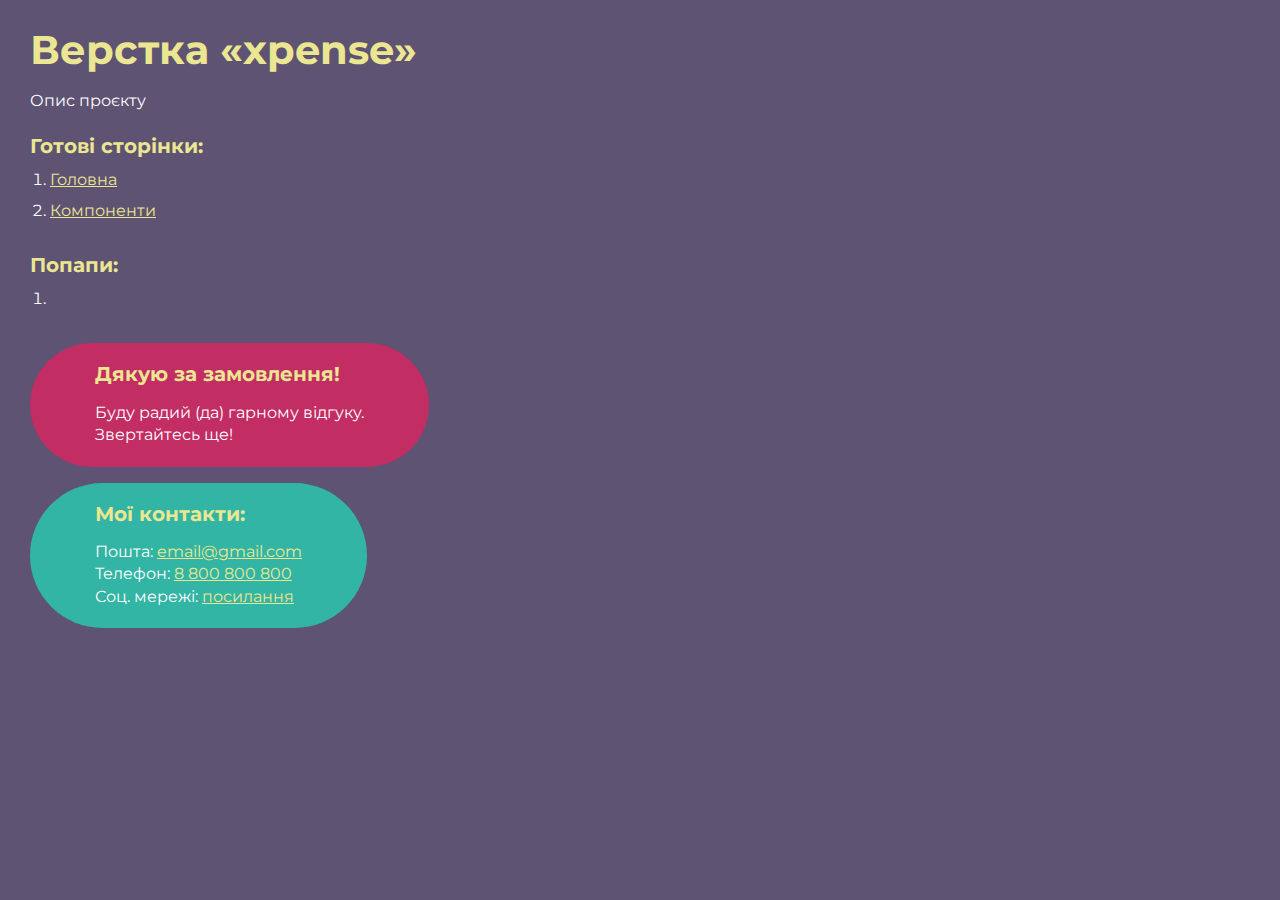
<file: index.html>
<!DOCTYPE html>
<html>

<head>
	<meta charset="UTF-8">
	<meta name="viewport" content="width=device-width, initial-scale=1.0">
	<title>Верстка «xpense»</title>
</head>

<body>
	<div class="rootpage">
		<h1>Верстка «xpense»</h1>
		<div class="rootpage__info">
			Опис проєкту
		</div>
		<h2>Готові сторінки:</h2>
		<ol class="rootpage__list">
			<li><a target="_blank" href="home.html">Головна</a></li>
			<li><a target="_blank" href="_components.html">Компоненти</a></li>
		</ol>
		<h2>Попапи:</h2>
		<ol class="rootpage__list">
			<li><a target="_blank" href="home.html#"></a></li>
		</ol>
		<div class="rootpage__tnx">
			<h2>Дякую за замовлення!</h2>
			<p>Буду радий (да) гарному відгуку.</p>
			<p>Звертайтесь ще!</p>
		</div>
		<div class="rootpage__contacts">
			<h2>Мої контакти:</h2>
			<p>Пошта: <a href="mailto:email@gmail.com">email@gmail.com</a></p>
			<p>Телефон: <a href="tel:8800800800">8 800 800 800</a></p>
			<p>Соц. мережі: <a href="">посилання</a></p>
		</div>
	</div>
</body>
<style>
	@charset "UTF-8";
	@import url("https://fonts.googleapis.com/css?family=Montserrat:regular,700&display=swap");

	*,
	*::before,
	*::after {
		padding: 0px;
		margin: 0px;
		border: 0px;
		box-sizing: border-box;
	}

	html,
	body {
		height: 100%;
		margin: 0;
		padding: 0;
		min-width: 320px;
		width: 100%;
		color: #fff;
		background-color: #5e5373;
	}

	body {
		font-family: Montserrat;
		font-size: 100%;
		line-height: 1;
		font-size: 1rem;
	}

	a {
		text-decoration: underline;
		color: #ebe691
	}

	a:visited {
		text-decoration: underline;
		color: #aaa768;
	}

	a:hover {
		text-decoration: none;
	}

	ul li {
		list-style: none;
	}

	img {
		vertical-align: top;
	}

	.wrapper {
		width: 100%;
		min-height: 100%;
		overflow: hidden;
	}

	.rootpage {
		padding: 30px;
		display: flex;
		flex-direction: column;
		align-items: flex-start;
	}

	@media (max-width: 767px) {
		.rootpage {
			padding: 30px 15px;
		}
	}

	h1 {
		color: #ebe691;
		font-size: 2.5rem;
		margin: 0px 0px 1.25rem 0px;
	}

	@media (max-width: 767px) {
		h1 {
			font-size: 1.85rem;
			margin: 0px 0px 1.25rem 0px;
		}
	}

	h2 {
		color: #ebe691;
		font-size: 1.25rem;
		margin: 0px 0px 1rem 0px;
	}

	@media (max-width: 767px) {
		h2 {
			font-size: 1.125rem;
			margin: 0px 0px 1rem 0px;
		}
	}

	.rootpage__info {
		line-height: 140%;
		margin: 0px 0px 1.5rem 0px;
	}

	.rootpage__list {
		margin: 0px 0px 2.25rem 1.25rem;
	}

	.rootpage__list li:not(:last-child) {
		margin: 0px 0px 15px 0px;
	}

	.rootpage__contacts,
	.rootpage__tnx {
		border-radius: 200px;
		padding: 20px 65px;
		line-height: 140%;
	}

	@media (max-width: 767px) {

		.rootpage__contacts,
		.rootpage__tnx {
			border-radius: 40px;
			padding: 20px;
		}
	}

	.rootpage__contacts {
		background: #32b5a4;

	}

	.rootpage__contacts a {
		color: #ebe691;
	}

	.rootpage__tnx {
		background: #c22d63;
		margin: 0px 0px 1rem 0px;
	}
</style>

</html>
</file>
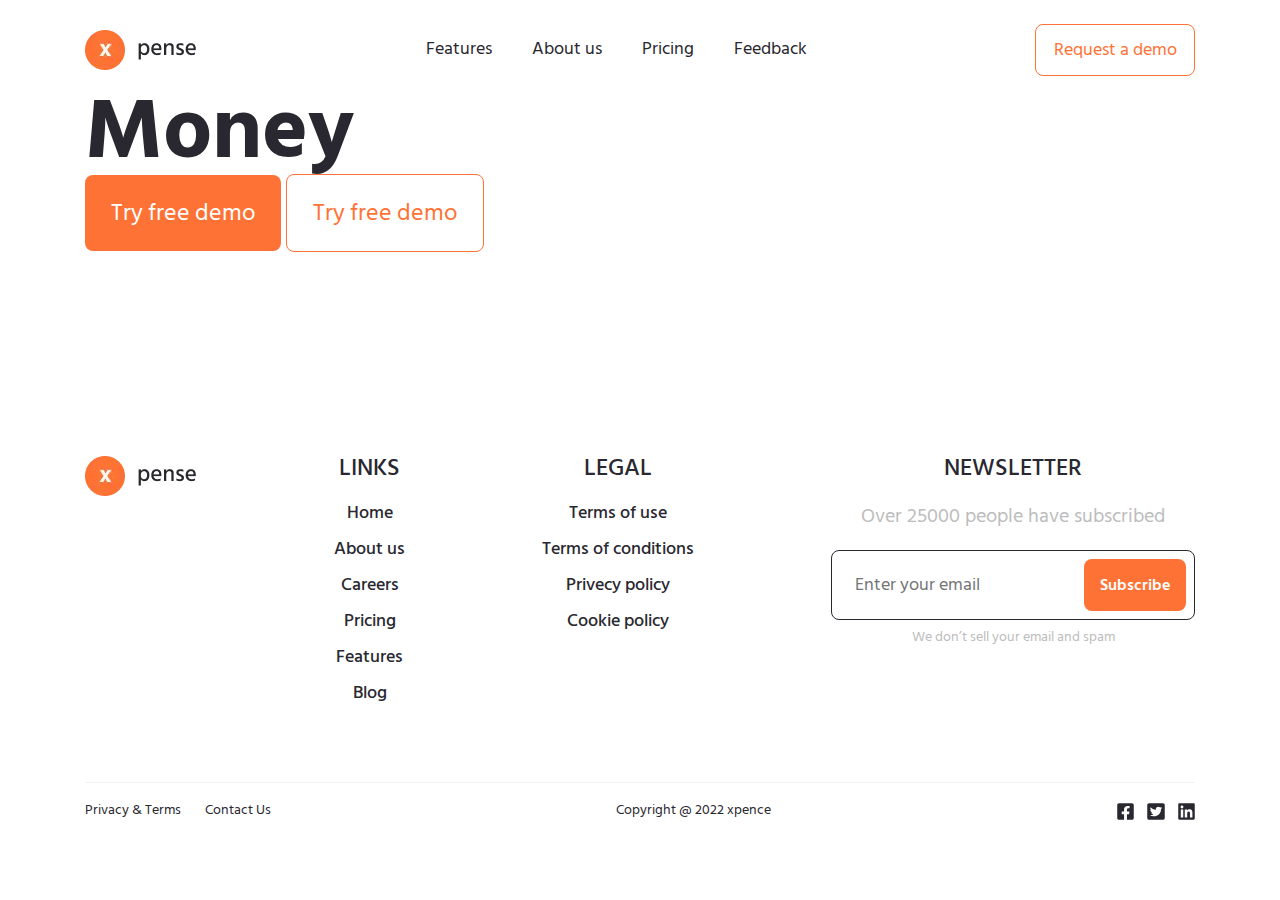
<file: _components.html>
<!DOCTYPE html>
<html lang="en">

<head>
	<title>Components</title>
	<meta charset="UTF-8">
	<meta name="format-detection" content="telephone=no">
	<!-- <style>body{opacity: 0;}</style> -->
	<link rel="stylesheet" href="css/style.min.css?_v=20250103172702">
	<link rel="shortcut icon" href="favicon.ico">
	<!-- <meta name="robots" content="noindex, nofollow"> -->
	<meta name="viewport" content="width=device-width, initial-scale=1.0">
</head>

<body>
	<div class="wrapper">
		<header class="header" data-scroll="100" data-scroll-show>
			<div class="header__container">
				<div class="header__logo">
					<img src="img/header/logo.webp" alt="X Pense logo image">
				</div>
				<div class="header__menu menu-header">
					<nav class="menu-header__body">
						<ul class="menu-header__list">
							<li class="menu-header__item">
								<a href="#" class="menu-header__link" data-goto-header data-goto=".overview">Features</a>
							</li>
							<li class="menu-header__item">
								<a href="#" class="menu-header__link" data-goto-header data-goto=".feature">About us</a>
							</li>
							<li class="menu-header__item">
								<a href="#" class="menu-header__link" data-goto-header data-goto=".plan">Pricing</a>
							</li>
							<li class="menu-header__item">
								<a href="#" class="menu-header__link" data-goto-header data-goto=".feedback">Feedback</a>
							</li>
						</ul>
					</nav>
				</div>
				<button type="button" class="header__button button button--transparent" data-popup="#popup">Request a
					demo</button>
				<button type="button" class="header__icon icon-menu"><span></span></button>
			</div>
		</header>
		<main class="page">
			<div class="page__container">
				<!-- TITLES -->

				<h2 class="title">Track your Expenses to Save Money</h2>

				<!-- BUTTONS -->

				<button class="button">Try free demo</button>
				<button class="button button--transparent">Try free demo</button>
			</div>
		</main>
		<footer class="footer">
			<div class="footer__container">
				<div class="footer__content">
					<div class="footer__logo">
						<img src="img/header/logo.webp" alt="X Pense logo">
					</div>
					<div class="footer__block">
						<h5 class="footer__title title">Links</h5>
						<ul class="footer__list">
							<li class="footer__item">
								<a href="#" class="footer__link">Home</a>
							</li>
							<li class="footer__item">
								<a href="#" class="footer__link">About us</a>
							</li>
							<li class="footer__item">
								<a href="#" class="footer__link">Careers</a>
							</li>
							<li class="footer__item">
								<a href="#" class="footer__link">Pricing</a>
							</li>
							<li class="footer__item">
								<a href="#" class="footer__link">Features</a>
							</li>
							<li class="footer__item">
								<a href="#" class="footer__link">Blog</a>
							</li>
						</ul>
					</div>
					<div class="footer__block">
						<h5 class="footer__title title">Legal</h5>
						<ul class="footer__list">
							<li class="footer__item">
								<a href="#" class="footer__link">Terms of use</a>
							</li>
							<li class="footer__item">
								<a href="#" class="footer__link">Terms of conditions</a>
							</li>
							<li class="footer__item">
								<a href="#" class="footer__link">Privecy policy</a>
							</li>
							<li class="footer__item">
								<a href="#" class="footer__link">Cookie policy</a>
							</li>
						</ul>
					</div>
					<div class="footer__block">
						<h5 class="footer__title title">Newsletter</h5>
						<div class="footer__label">Over 25000 people have subscribed</div>
						<form action="#" method="get" enctype="multipart/form-data" class="footer__form">
							<input type="email" name="email" required placeholder="Enter your email">
							<button type="submit" class="button">Subscribe</button>
						</form>
						<div class="footer__warning">We don’t sell your email and spam</div>
					</div>
				</div>
				<div class="footer__info">
					<ul class="footer__links">
						<li class="footer__point">
							<a href="#">Privacy & Terms</a>
						</li>
						<li class="footer__point">
							<a href="#">Contact Us</a>
						</li>
					</ul>
					<div class="footer__copy">Copyright @ 2022 xpence</div>
					<ul class="footer__apps">
						<li class="footer__li">
							<a class="footer__app" href="#">
								<img class="footer__icon-app ibg" src="img/footer/fb.svg" alt="Facebook app's icon">
							</a>
						</li>
						<li class="footer__li">
							<a class="footer__app" href="#">
								<img class="footer__icon-app ibg" src="img/footer/x.svg" alt="X app's icon">
							</a>
						</li>
						<li class="footer__li">
							<a class="footer__app" href="#">
								<img class="footer__icon-app ibg" src="img/footer/linked-in.svg" alt="Linked-in app's icon">
							</a>
						</li>
					</ul>
				</div>
			</div>
		</footer>
	</div>
	<script src="js/app.min.js?_v=20250103172702"></script>
</body>

</html>
</file>
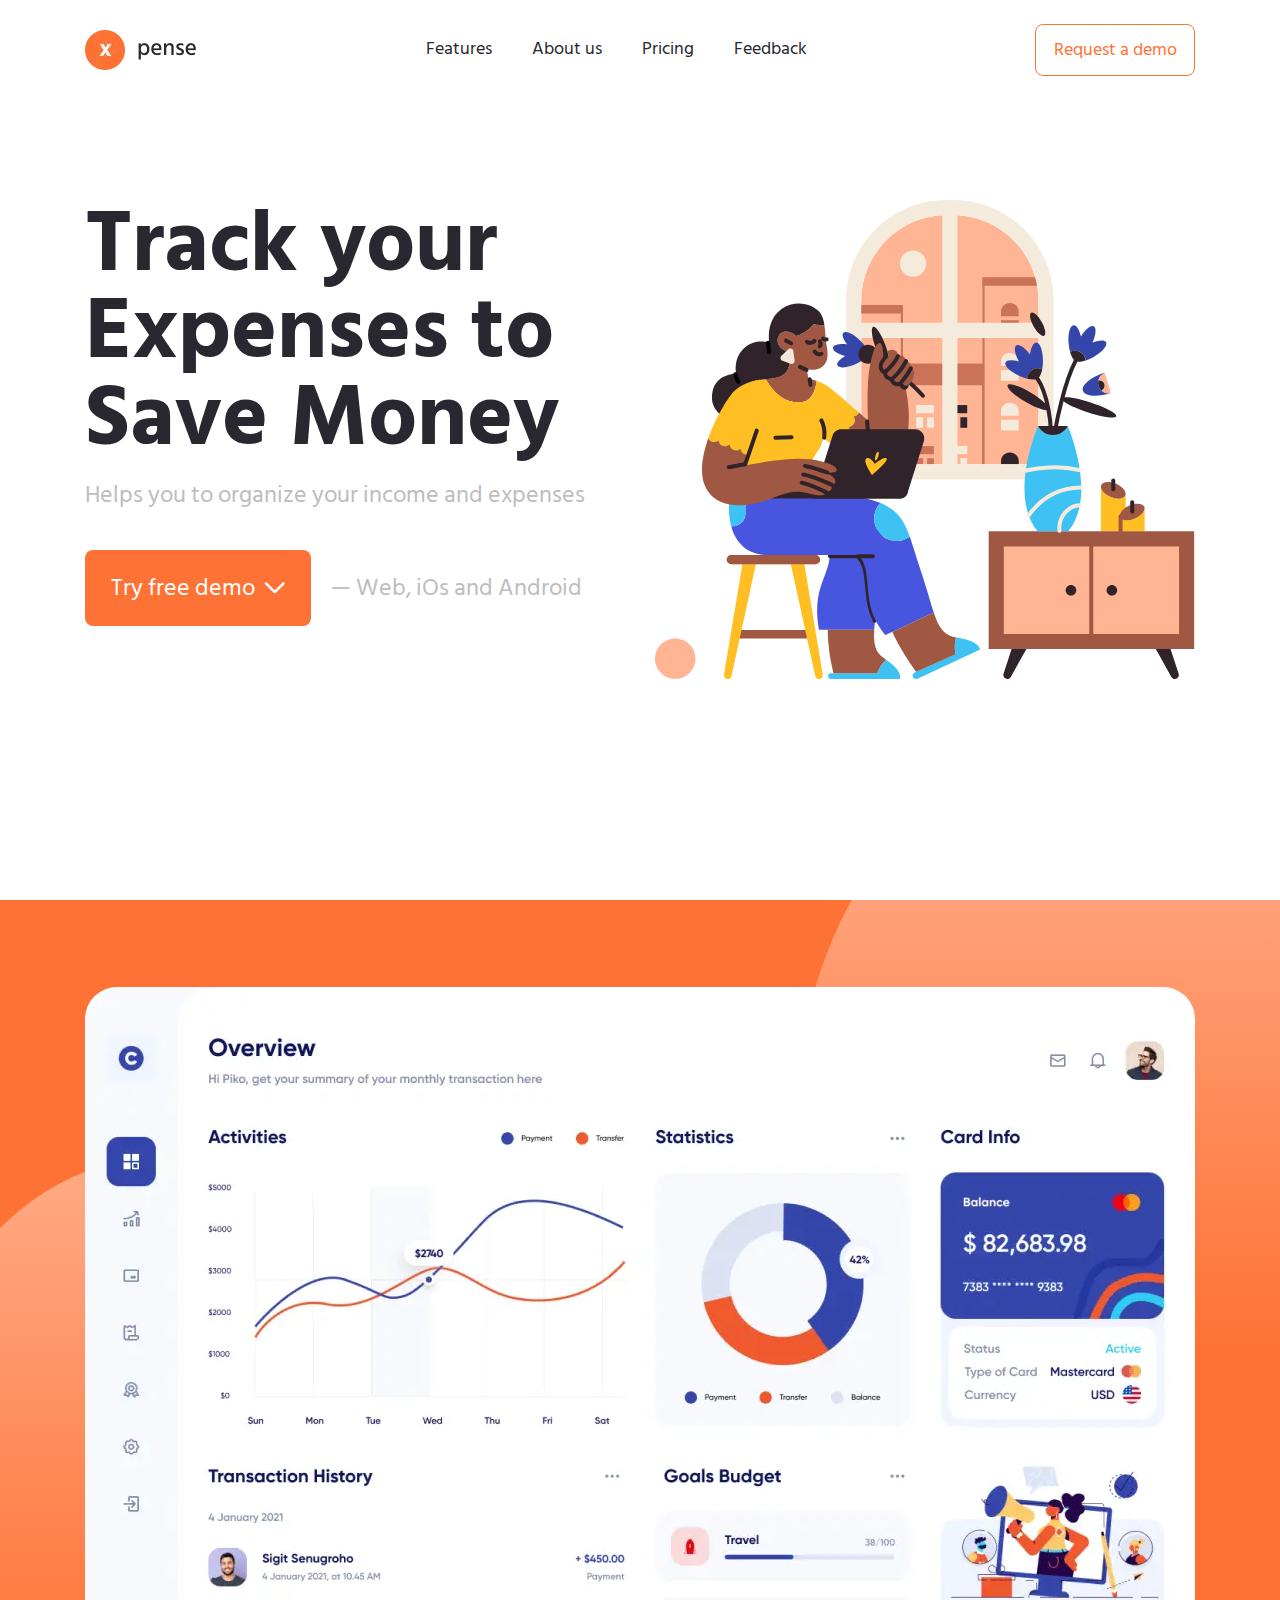
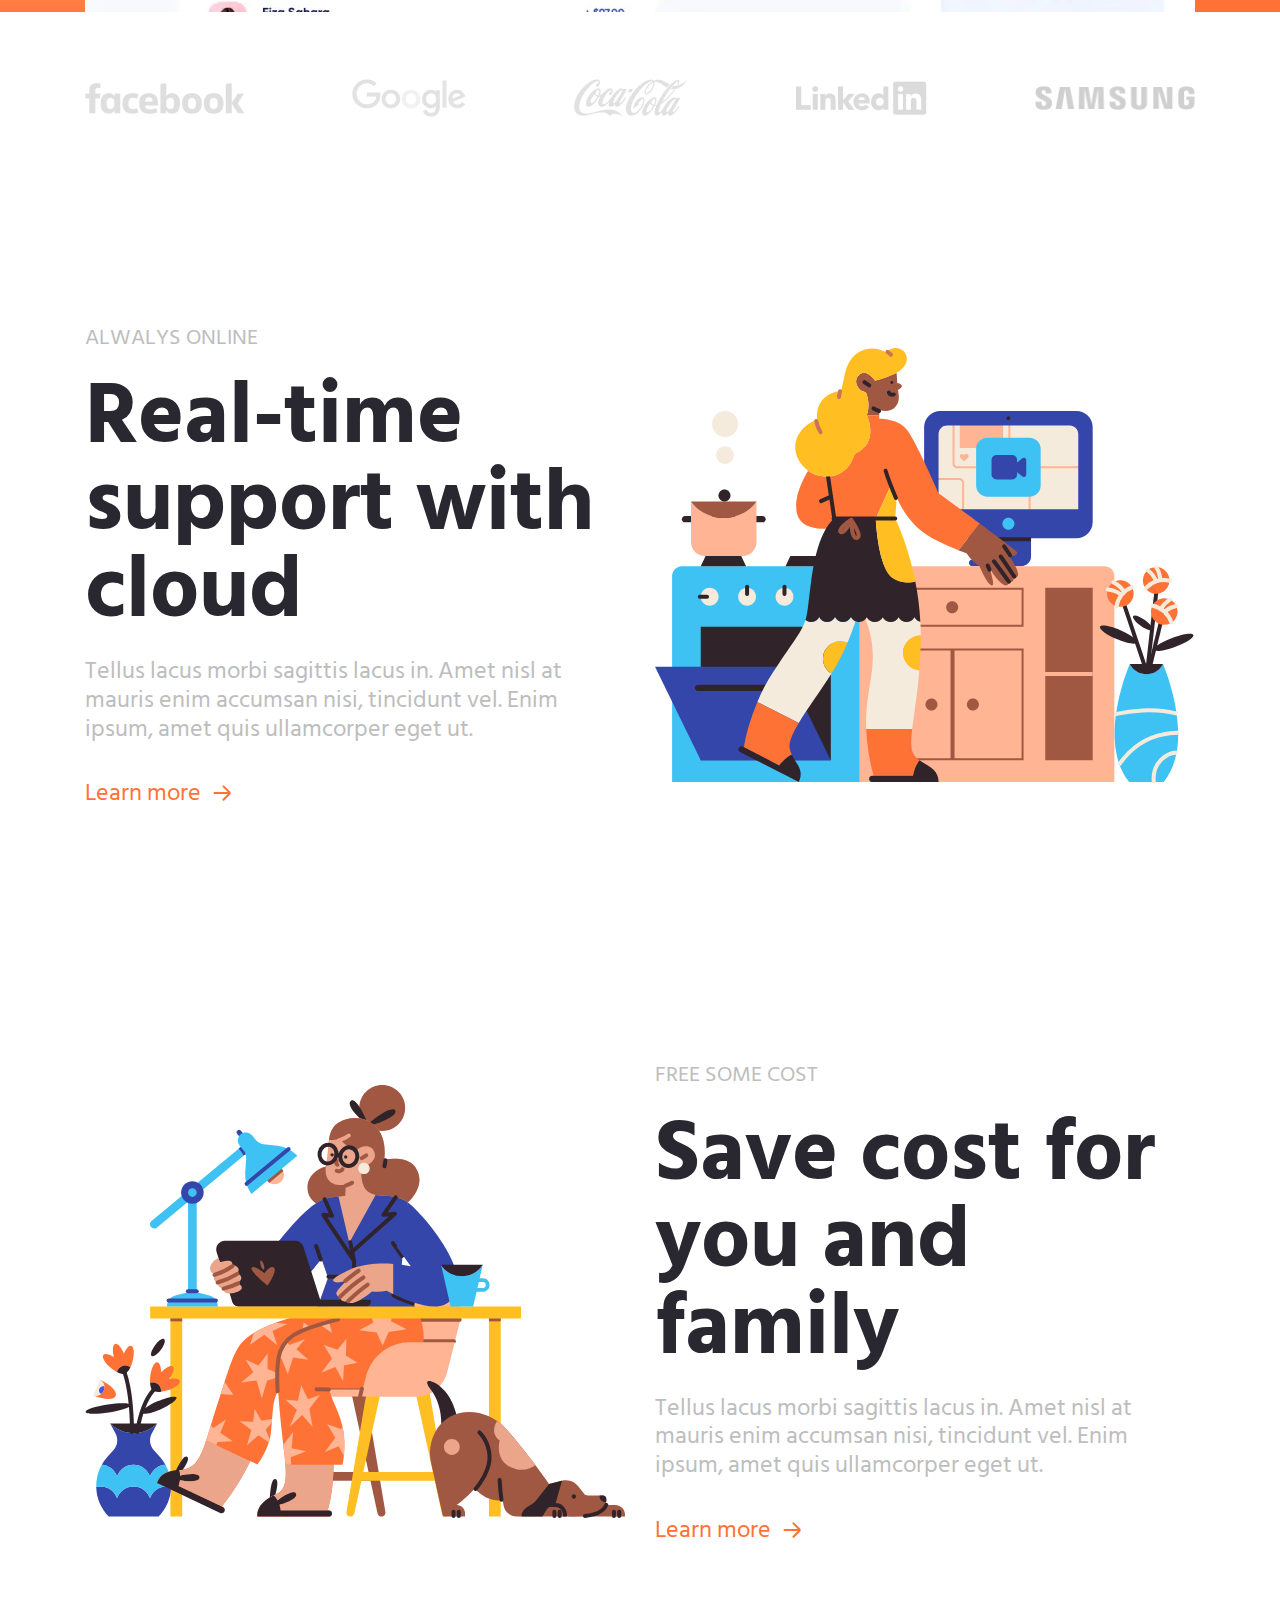
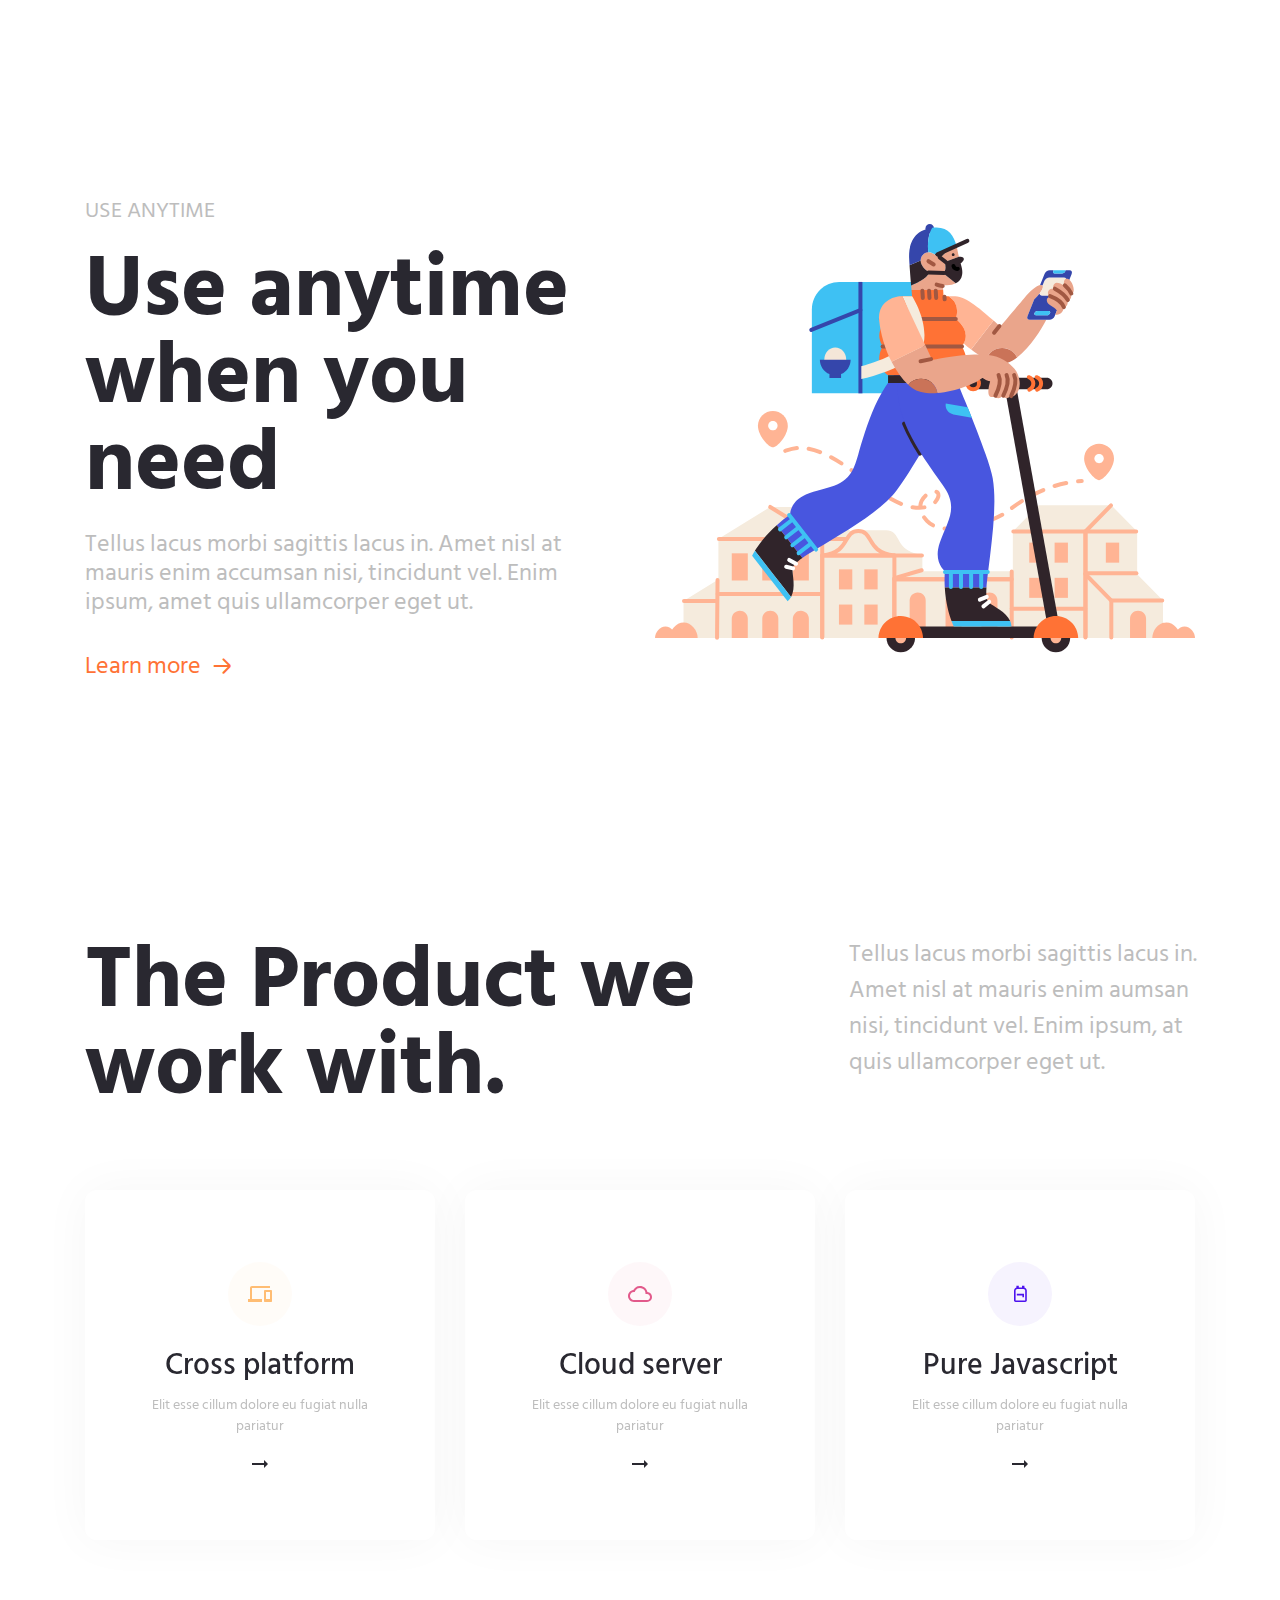
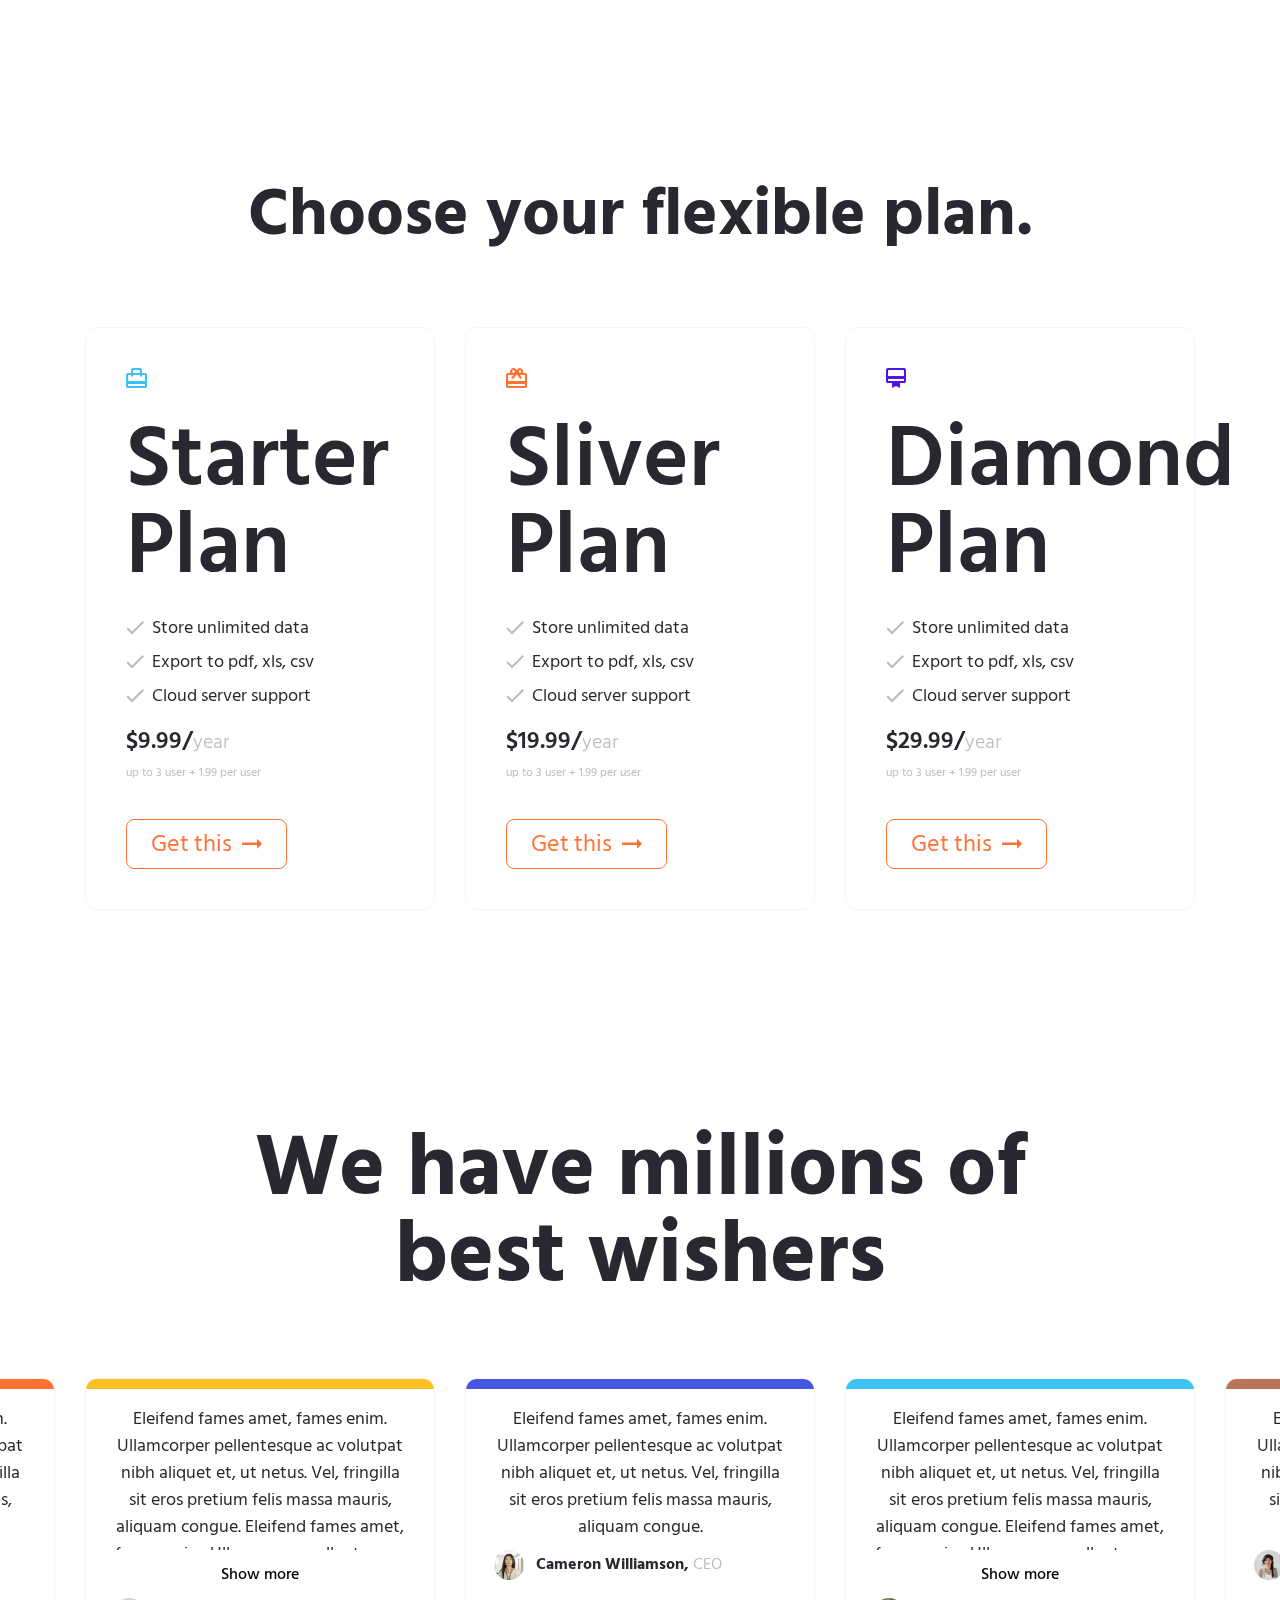
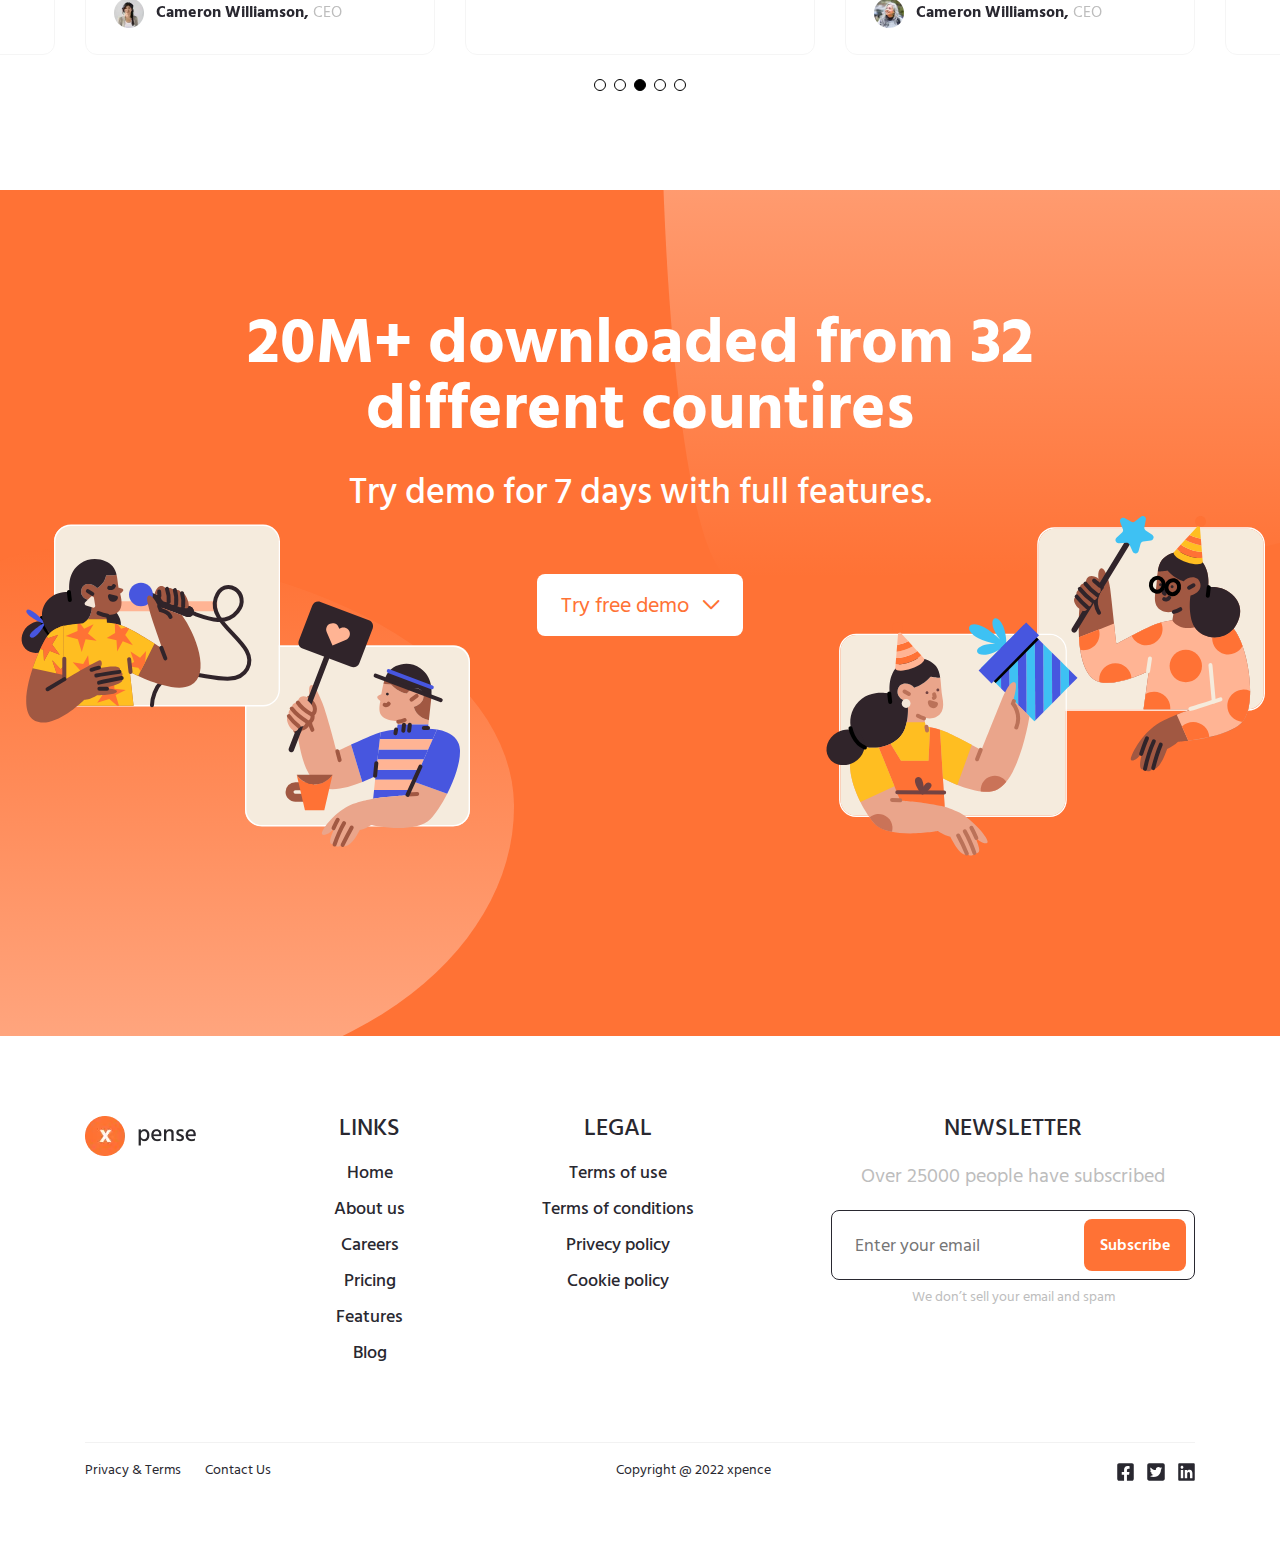
<file: home.html>
<!DOCTYPE html>
<html lang="en">

<head>
	<title>X pense</title>
	<meta charset="UTF-8">
	<meta name="format-detection" content="telephone=no">
	<!-- <style>body{opacity: 0;}</style> -->
	<link rel="stylesheet" href="css/style.min.css?_v=20250103172702">
	<link rel="shortcut icon" href="favicon.ico">
	<!-- <meta name="robots" content="noindex, nofollow"> -->
	<meta name="viewport" content="width=device-width, initial-scale=1.0">
</head>

<body>
	<div class="wrapper">
		<header class="header" data-scroll="100" data-scroll-show>
			<div class="header__container">
				<div class="header__logo">
					<img src="img/header/logo.webp" alt="X Pense logo image">
				</div>
				<div class="header__menu menu-header">
					<nav class="menu-header__body">
						<ul class="menu-header__list">
							<li class="menu-header__item">
								<a href="#" class="menu-header__link" data-goto-header data-goto=".overview">Features</a>
							</li>
							<li class="menu-header__item">
								<a href="#" class="menu-header__link" data-goto-header data-goto=".feature">About us</a>
							</li>
							<li class="menu-header__item">
								<a href="#" class="menu-header__link" data-goto-header data-goto=".plan">Pricing</a>
							</li>
							<li class="menu-header__item">
								<a href="#" class="menu-header__link" data-goto-header data-goto=".feedback">Feedback</a>
							</li>
						</ul>
					</nav>
				</div>
				<button type="button" class="header__button button button--transparent" data-popup="#popup">Request a
					demo</button>
				<button type="button" class="header__icon icon-menu"><span></span></button>
			</div>
		</header>
		<main class="page">
			<section class="page__hero hero">
				<div class="hero__container">
					<div class="hero__content">
						<h1 class="hero__title title">Track your Expenses to Save Money</h1>
						<div class="hero__label">Helps you to organize your income and expenses</div>
						<div class="hero__demo">
							<button class="hero__button button _icon-ch-down" data-popup="#popup">Try free demo</button>
							<div class="hero__apps-support">— Web, iOs and Android</div>
						</div>
					</div>
					<div class="hero__image">
						<img src="img/hero/illustration.svg" alt="decorate illustration of women smelling flower">
					</div>
				</div>
			</section>
			<div class="page__overview overview">
				<div class="overview__container">
					<div class="overview__image">
						<img src="img/overview/overview.webp" alt="image of overview with statistic data">
					</div>
				</div>
				<div class="overview__brands brands">
					<div class="brands__container">
						<img class="brands__item" src="img/overview/fb.webp" alt="facebook brand">
						<img class="brands__item" src="img/overview/google.webp" alt="google brand">
						<img class="brands__item" src="img/overview/cola.webp" alt="coca-cola brand">
						<img class="brands__item" src="img/overview/linked-in.webp" alt="linked-in brand">
						<img class="brands__item" src="img/overview/samsung.webp" alt="samsung brand">
					</div>
				</div>
			</div>
			<div class="page__feature feature">
				<div class="feature__container">
					<article class="feature__item" data-prlx-parent>
						<div class="feature__content">
							<h5 class="feature__label">Alwalys online</h5>
							<h2 class="feature__title title">Real-time support with cloud</h2>
							<div class="feature__text">
								<p>Tellus lacus morbi sagittis lacus in. Amet nisl at mauris enim accumsan nisi,
									tincidunt
									vel. Enim ipsum, amet quis ullamcorper eget ut.</p>
							</div>
							<a href="#" class="feature__link _icon-arrow-right">Learn more</a>
						</div>
						<div class="feature__image" data-prlx>
							<img src="img/feature/illustration-1.svg" alt="illustration of women cooking at kitchen">
						</div>
					</article>
					<article class="feature__item" data-prlx-parent>
						<div class="feature__image" data-prlx>
							<img src="img/feature/illustration-2.svg" alt="illustration of women working at computer">
						</div>
						<div class="feature__content">
							<h5 class="feature__label">free some cost</h5>
							<h2 class="feature__title title">Save cost for you and family</h2>
							<div class="feature__text">
								<p>Tellus lacus morbi sagittis lacus in. Amet nisl at mauris enim accumsan nisi,
									tincidunt vel. Enim ipsum, amet quis ullamcorper eget ut.</p>
							</div>
							<a href="#" class="feature__link _icon-arrow-right">Learn more</a>
						</div>
					</article>
					<article class="feature__item" data-prlx-parent>
						<div class="feature__content">
							<h5 class="feature__label">Use anytime</h5>
							<h2 class="feature__title title">Use anytime when you need</h2>
							<div class="feature__text">
								<p>Tellus lacus morbi sagittis lacus in. Amet nisl at mauris enim accumsan nisi,
									tincidunt
									vel. Enim ipsum, amet quis ullamcorper eget ut.</p>
							</div>
							<a href="#" class="feature__link _icon-arrow-right">Learn more</a>
						</div>
						<div class="feature__image" data-prlx>
							<img src="img/feature/illustration-3.svg" alt="illustration of men delivering and watching at phone">
						</div>
					</article>
				</div>
			</div>
			<section class="page__product product">
				<div class="product__container">
					<div class="product__header">
						<h2 class="product__title title">The Product we work with.</h2>
						<div class="product__text">
							<p>Tellus lacus morbi sagittis lacus in. Amet nisl at mauris enim aumsan nisi, tincidunt
								vel. Enim ipsum, at quis ullamcorper eget ut.</p>
						</div>
					</div>
					<div class="product__items" data-prlx-parent>
						<article class="item-product" data-prlx>
							<div class="item-product__icon _icon-platform"></div>
							<h3 class="item-product__title">Cross platform</h3>
							<div class="item-product__text _icon-long-arrow-right">
								<p>Elit esse cillum dolore eu fugiat nulla pariatur</p>
							</div>
						</article>
						<article class="item-product" data-prlx>
							<div class="item-product__icon item-product__icon--cloud _icon-cloud"></div>
							<h3 class="item-product__title">Cloud server</h3>
							<div class="item-product__text _icon-long-arrow-right">
								<p>Elit esse cillum dolore eu fugiat nulla pariatur</p>
							</div>
						</article>
						<article class="item-product" data-prlx>
							<div class="item-product__icon item-product__icon--js _icon-js"></div>
							<h3 class="item-product__title">Pure Javascript</h3>
							<div class="item-product__text _icon-long-arrow-right">
								<p>Elit esse cillum dolore eu fugiat nulla pariatur</p>
							</div>
						</article>
					</div>
				</div>
			</section>
			<section class="page__plan plan">
				<div class="plan__container">
					<h2 class="plan__title title">Choose your flexible plan.</h2>
					<div class="plan__items" data-prlx-parent>
						<article class="item-plan" data-prlx>
							<div class="item-plan__icon _icon-starter-plan"></div>
							<h3 class="item-plan__title title">Starter Plan</h3>
							<ul class="item-plan__list">
								<li class="item-plan__item _icon-vector">Store unlimited data</li>
								<li class="item-plan__item _icon-vector">Export to pdf, xls, csv</li>
								<li class="item-plan__item _icon-vector">Cloud server support</li>
							</ul>
							<div class="item-plan__price">$9.99/<span>year</span></div>
							<div class="item-plan__label">up to 3 user + 1.99 per user</div>
							<button class="item-plan__button button button--transparent _icon-long-arrow-right">Get
								this</button>
						</article>
						<article class="item-plan" data-prlx>
							<div class="item-plan__icon item-plan__icon--silver _icon-silver-plan"></div>
							<h3 class="item-plan__title title">Sliver Plan</h3>
							<ul class="item-plan__list">
								<li class="item-plan__item _icon-vector">Store unlimited data</li>
								<li class="item-plan__item _icon-vector">Export to pdf, xls, csv</li>
								<li class="item-plan__item _icon-vector">Cloud server support</li>
							</ul>
							<div class="item-plan__price">$19.99/<span>year</span></div>
							<div class="item-plan__label">up to 3 user + 1.99 per user</div>
							<button class="item-plan__button button button--transparent _icon-long-arrow-right">Get
								this</button>
						</article>
						<article class="item-plan" data-prlx>
							<div class="item-plan__icon item-plan__icon--diamond _icon-diamond-plan"></div>
							<h3 class="item-plan__title title">Diamond Plan</h3>
							<ul class="item-plan__list">
								<li class="item-plan__item _icon-vector">Store unlimited data</li>
								<li class="item-plan__item _icon-vector">Export to pdf, xls, csv</li>
								<li class="item-plan__item _icon-vector">Cloud server support</li>
							</ul>
							<div class="item-plan__price">$29.99/<span>year</span></div>
							<div class="item-plan__label">up to 3 user + 1.99 per user</div>
							<button class="item-plan__button button button--transparent _icon-long-arrow-right">Get
								this</button>
						</article>
					</div>
				</div>
			</section>
			<section class="page__feedback feedback">
				<div class="feedback__container">
					<h2 class="feedback__title title">We have millions of best wishers</h2>
					<!-- Оболонка слайдера -->
					<div class="feedback__slider swiper">
						<!-- Частина слайдера, що рухається -->
						<div class="feedback__wrapper swiper-wrapper">
							<!-- Слайд -->
							<article data-showmore class="feedback__slide slide-feedback swiper-slide">
								<div data-showmore-content="145" class="slide-feedback__text">
									Eleifend fames amet, fames enim. Ullamcorper pellentesque ac volutpat nibh
									aliquet
									et, ut netus. Vel, fringilla sit eros pretium felis massa mauris, aliquam
									congue.
								</div>
								<button hidden data-showmore-button type="button" class="slide-feedback__more">
									<span>Show more</span>
									<span>Hide</span>
								</button>
								<div class="slide-feedback__author">
									<div class="slide-feedback__photo">
										<img class="ibg" src="img/feedback/cameron.webp" alt="Photo of the reviewer">
									</div>
									<h4 class="slide-feedback__name">Cameron Williamson, <span>CEO</span></h4>
								</div>
							</article>
							<article data-showmore class="feedback__slide slide-feedback swiper-slide">
								<div data-showmore-content="145" class="slide-feedback__text">
									Eleifend fames amet, fames enim. Ullamcorper pellentesque ac volutpat nibh
									aliquet
									et, ut netus. Vel, fringilla sit eros pretium felis massa mauris, aliquam
									congue. Eleifend fames amet, fames enim. Ullamcorper pellentesque ac volutpat nibh
									aliquet
									et, ut netus. Vel, fringilla sit eros pretium felis massa mauris, aliquam
									congue.
								</div>
								<button hidden data-showmore-button type="button" class="slide-feedback__more">
									<span>Show more</span>
									<span>Hide</span>
								</button>
								<div class="slide-feedback__author">
									<div class="slide-feedback__photo">
										<img class="ibg" src="img/feedback/elsa.webp" alt="Photo of the reviewer">
									</div>
									<h4 class="slide-feedback__name">Cameron Williamson, <span>CEO</span></h4>
								</div>
							</article>
							<article data-showmore class="feedback__slide slide-feedback swiper-slide">
								<div data-showmore-content="145" class="slide-feedback__text">
									Eleifend fames amet, fames enim. Ullamcorper pellentesque ac volutpat nibh
									aliquet
									et, ut netus. Vel, fringilla sit eros pretium felis massa mauris, aliquam
									congue.
								</div>
								<button hidden data-showmore-button type="button" class="slide-feedback__more">
									<span>Show more</span>
									<span>Hide</span>
								</button>
								<div class="slide-feedback__author">
									<div class="slide-feedback__photo">
										<img class="ibg" src="img/feedback/cameron.webp" alt="Photo of the reviewer">
									</div>
									<h4 class="slide-feedback__name">Cameron Williamson, <span>CEO</span></h4>
								</div>
							</article>
							<article data-showmore class="feedback__slide slide-feedback swiper-slide">
								<div data-showmore-content="145" class="slide-feedback__text">
									Eleifend fames amet, fames enim. Ullamcorper pellentesque ac volutpat nibh
									aliquet
									et, ut netus. Vel, fringilla sit eros pretium felis massa mauris, aliquam
									congue. Eleifend fames amet, fames enim. Ullamcorper pellentesque ac volutpat nibh
									aliquet
									et, ut netus. Vel, fringilla sit eros pretium felis massa mauris, aliquam
									congue.
								</div>
								<button hidden data-showmore-button type="button" class="slide-feedback__more">
									<span>Show more</span>
									<span>Hide</span>
								</button>
								<div class="slide-feedback__author">
									<div class="slide-feedback__photo">
										<img class="ibg" src="img/feedback/jenny.webp" alt="Photo of the reviewer">
									</div>
									<h4 class="slide-feedback__name">Cameron Williamson, <span>CEO</span></h4>
								</div>
							</article>
							<article data-showmore class="feedback__slide slide-feedback swiper-slide">
								<div data-showmore-content="145" class="slide-feedback__text">
									Eleifend fames amet, fames enim. Ullamcorper pellentesque ac volutpat nibh
									aliquet
									et, ut netus. Vel, fringilla sit eros pretium felis massa mauris, aliquam
									congue.
								</div>
								<button hidden data-showmore-button type="button" class="slide-feedback__more">
									<span>Show more</span>
									<span>Hide</span>
								</button>
								<div class="slide-feedback__author">
									<div class="slide-feedback__photo">
										<img class="ibg" src="img/feedback/elsa.webp" alt="Photo of the reviewer">
									</div>
									<h4 class="slide-feedback__name">Cameron Williamson, <span>CEO</span></h4>
								</div>
							</article>
						</div>
						<!-- Якщо потрібна пагінація -->
						<div class="feedback__pagination"></div>
					</div>
				</div>
			</section>
			<section class="page__demo demo">
				<div class="demo__container">
					<h2 class="demo__title title">20M+ downloaded from 32 different countires</h2>
					<div class="demo__label">Try demo for 7 days with full features.</div>
					<button class="demo__try-free button _icon-ch-down" data-popup="#popup">Try free demo</button>
				</div>
				<div class="demo__decor">
					<img class="demo__illustration demo__illustration--left" src="img/demo/illustration-01.svg" alt="Design illustration singing women and drinking coffee men">
					<img class="demo__illustration demo__illustration--right" src="img/demo/illustration-02.svg" alt="Design illustration of women with a.webpt and women with magic wand">
				</div>
			</section>
		</main>
		<footer class="footer">
			<div class="footer__container">
				<div class="footer__content">
					<div class="footer__logo">
						<img src="img/header/logo.webp" alt="X Pense logo">
					</div>
					<div class="footer__block">
						<h5 class="footer__title title">Links</h5>
						<ul class="footer__list">
							<li class="footer__item">
								<a href="#" class="footer__link">Home</a>
							</li>
							<li class="footer__item">
								<a href="#" class="footer__link">About us</a>
							</li>
							<li class="footer__item">
								<a href="#" class="footer__link">Careers</a>
							</li>
							<li class="footer__item">
								<a href="#" class="footer__link">Pricing</a>
							</li>
							<li class="footer__item">
								<a href="#" class="footer__link">Features</a>
							</li>
							<li class="footer__item">
								<a href="#" class="footer__link">Blog</a>
							</li>
						</ul>
					</div>
					<div class="footer__block">
						<h5 class="footer__title title">Legal</h5>
						<ul class="footer__list">
							<li class="footer__item">
								<a href="#" class="footer__link">Terms of use</a>
							</li>
							<li class="footer__item">
								<a href="#" class="footer__link">Terms of conditions</a>
							</li>
							<li class="footer__item">
								<a href="#" class="footer__link">Privecy policy</a>
							</li>
							<li class="footer__item">
								<a href="#" class="footer__link">Cookie policy</a>
							</li>
						</ul>
					</div>
					<div class="footer__block">
						<h5 class="footer__title title">Newsletter</h5>
						<div class="footer__label">Over 25000 people have subscribed</div>
						<form action="#" method="get" enctype="multipart/form-data" class="footer__form">
							<input type="email" name="email" required placeholder="Enter your email">
							<button type="submit" class="button">Subscribe</button>
						</form>
						<div class="footer__warning">We don’t sell your email and spam</div>
					</div>
				</div>
				<div class="footer__info">
					<ul class="footer__links">
						<li class="footer__point">
							<a href="#">Privacy & Terms</a>
						</li>
						<li class="footer__point">
							<a href="#">Contact Us</a>
						</li>
					</ul>
					<div class="footer__copy">Copyright @ 2022 xpence</div>
					<ul class="footer__apps">
						<li class="footer__li">
							<a class="footer__app" href="#">
								<img class="footer__icon-app ibg" src="img/footer/fb.svg" alt="Facebook app's icon">
							</a>
						</li>
						<li class="footer__li">
							<a class="footer__app" href="#">
								<img class="footer__icon-app ibg" src="img/footer/x.svg" alt="X app's icon">
							</a>
						</li>
						<li class="footer__li">
							<a class="footer__app" href="#">
								<img class="footer__icon-app ibg" src="img/footer/linked-in.svg" alt="Linked-in app's icon">
							</a>
						</li>
					</ul>
				</div>
			</div>
		</footer>
	</div>
	<div id="popup" aria-hidden="true" class="popup">
		<div class="popup__wrapper">
			<div class="popup__content">
				<button data-close type="button" class="popup__close"></button>
				<form method="get" enctype="multipart/form-data" action="#" class="popup__form form-popup">
					<div class="form-popup__wrapper">
						<label for="name" class="form-popup__label">First name</label>
						<input type="text" name="name" id="name" class="form-popup__input" placeholder="Your name" required>
					</div>
					<div class="form-popup__wrapper">
						<label for="surname" class="form-popup__label">Last name</label>
						<input type="text" name="surname" id="surname" class="form-popup__input" placeholder="Last name" required>
					</div>
					<div class="form-popup__wrapper">
						<label for="email" class="form-popup__label">Email address</label>
						<input type="email" name="email" id="email" class="form-popup__input" placeholder="Your email" required>
					</div>
					<div class="form-popup__wrapper">
						<label for="phone" class="form-popup__label">Phone number</label>
						<input type="tel" name="phone" id="phone" class="form-popup__input" placeholder="Phone number" required>
					</div>
					<div class="form-popup__wrapper">
						<button class="form-popup__submit button" type="submit">Send</button>
						<button class="form-popup__clear button button--transparent" type="reset">Clear</button>
					</div>
				</form>
			</div>
		</div>
	</div>
	<script src="js/app.min.js?_v=20250103172702"></script>
</body>

</html>
</file>
<file: css/style.min.css>
@import url(https://fonts.googleapis.com/css?family=Hind+Siliguri:300,regular,500,600,700);@font-face{font-family:icons;font-display:swap;src:url(../fonts/icons.woff2) format("woff2");font-weight:400;font-style:normal}[class*=_icon-]::before{display:inline-block;font-family:icons;font-style:normal;font-weight:400;font-variant:normal;text-transform:none;line-height:1;-webkit-font-smoothing:antialiased;-moz-osx-font-smoothing:grayscale}._icon-arrow-down:before{content:""}._icon-arrow-left:before{content:""}._icon-arrow-right:before{content:""}._icon-arrow-up:before{content:""}._icon-ch-down:before{content:""}._icon-cloud:before{content:""}._icon-diamond-plan:before{content:""}._icon-fb:before{content:""}._icon-js:before{content:""}._icon-linked-in:before{content:""}._icon-long-arrow-right:before{content:""}._icon-platform:before{content:""}._icon-silver-plan:before{content:""}._icon-starter-plan:before{content:""}._icon-vector:before{content:""}._icon-x:before{content:""}*{padding:0;margin:0;border:0}*,*::after,*::before{box-sizing:border-box}*::after,*::before{display:inline-block}body,html{height:100%;min-width:320px}body{color:#292830;line-height:1;font-family:"Hind Siliguri",sans-serif;font-size:1.5rem;-ms-text-size-adjust:100%;-moz-text-size-adjust:100%;-webkit-text-size-adjust:100%;-webkit-font-smoothing:antialiased;-moz-osx-font-smoothing:grayscale}button,input,textarea{font-family:"Hind Siliguri",sans-serif;font-size:inherit;line-height:inherit;color:inherit;background-color:rgba(0,0,0,0)}input,textarea{width:100%}label{display:inline-block}button,option,select{cursor:pointer}a{display:inline-block;color:inherit;text-decoration:none}ul li{list-style:none}img{vertical-align:top}h1,h2,h3,h4,h5,h6{font-weight:inherit;font-size:inherit}.lock body{overflow:hidden;touch-action:none;-ms-scroll-chaining:none;overscroll-behavior:none}.wrapper{min-height:100%;display:flex;flex-direction:column;overflow:hidden}@supports (overflow:clip){.wrapper{overflow:clip}}.wrapper>main{flex:1 1 auto}.wrapper>*{min-width:0}[class*=__container]{max-width:71.25rem;margin:0 auto;padding:0 .9375rem}[class*="--gc"]{display:grid;min-width:0;grid-template-columns:.9375rem 1fr minmax(auto,69.375rem) 1fr .9375rem}[class*="--gc"]>*{min-width:0;grid-column:3/4}.icon-menu{display:none;width:1.875rem;flex:0 0 1.875rem}body::after{content:"";background-color:rgba(0,0,0,.5);position:fixed;width:100%;height:100%;top:0;left:0;opacity:0;transition:opacity .8s ease 0s;pointer-events:none;z-index:149}.popup-show body::after{opacity:1}.popup{position:fixed;top:0;left:0;bottom:0;right:0;padding:30px 10px;transition:visibility .8s ease 0s;visibility:hidden;pointer-events:none;color:#fff}.popup_show{z-index:150;visibility:visible;overflow:auto;pointer-events:auto}.popup_show .popup__content{visibility:visible;-webkit-transform:scale(1);transform:scale(1)}.popup__wrapper{flex-direction:column;min-height:100%;flex:1 1 auto;width:100%;display:flex;justify-content:center;align-items:center}.popup__content{visibility:hidden;-webkit-transform:scale(0);transform:scale(0);transition:-webkit-transform .3s ease 0s;transition:transform .3s ease 0s;transition:transform .3s ease 0s,-webkit-transform .3s ease 0s;background-color:#fc986e;padding:20px;width:100%;max-width:900px;border-radius:.5rem;border:.125rem solid #fff;display:grid;row-gap:1.875rem}.lock .popup__content{visibility:visible}.popup__close{justify-self:end;width:1.5rem;height:1.5rem;position:relative}.popup__close::after,.popup__close::before{content:"";position:absolute;top:0;left:50%;height:100%;width:.125rem;background-color:#fff;display:block;margin-left:-.0625rem}.popup__close::before{-webkit-transform:rotate(45deg);transform:rotate(45deg)}.popup__close::after{-webkit-transform:rotate(-45deg);transform:rotate(-45deg)}.form-popup__wrapper button{padding:.75rem 1.5rem}.form-popup__wrapper:not(:last-child){margin-bottom:2.5rem}.form-popup__label:not(:last-child){margin-bottom:.75rem}.form-popup__input{background-color:#fff;border:.0625rem solid #fff;border-radius:.5rem;padding:.75rem 1.5rem;color:#292830}.form-popup__input:focus::-webkit-input-placeholder{visibility:hidden;-webkit-transition:all .3s;transition:all .3s;opacity:0}.form-popup__input:focus:-ms-input-placeholder{visibility:hidden;-ms-transition:all .3s;transition:all .3s;opacity:0}.form-popup__input:focus::-ms-input-placeholder{visibility:hidden;-ms-transition:all .3s;transition:all .3s;opacity:0}.form-popup__input:focus::placeholder{visibility:hidden;transition:all .3s;opacity:0}[data-showmore-button] span{font-size:1rem;color:#bdbdbd;font-weight:500}[data-showmore-button] span:last-child{display:none}._showmore-active [data-showmore-button] span{display:none}._showmore-active [data-showmore-button] span:last-child{display:block}.ibg{width:100%;height:100%;-o-object-fit:cover;object-fit:cover}.ibg--top{-o-object-position:top;object-position:top}.ibg--bottom{-o-object-position:bottom;object-position:bottom}.ibg--left{-o-object-position:left;object-position:left}.ibg--right{-o-object-position:right;object-position:right}.ibg--contain{-o-object-fit:contain;object-fit:contain}.title{font-weight:700}.button{color:#fff;padding:1.625rem;background-color:#ff7235;border-radius:.5rem;transition:all .3s}.button--transparent{color:#ff7235;background-color:#fff;border:.0625rem solid #ff7235;transition:all .3s}.header{font-size:1.125rem;position:absolute;top:0;left:0;z-index:50;background-color:#fff;width:100%}.header._header-scroll{position:fixed;top:-200%}.header._header-show{transition:top .3s ease 0s;top:0}.header__container{display:flex;align-items:center;justify-content:space-between;gap:1.25rem;min-height:6.25rem}.header__logo{z-index:5}.header__menu::before{content:"";position:fixed;top:0;left:-100%;width:100%;background-color:#fff;z-index:3;transition:left .3s}.menu-open .header__menu{left:0}.menu-open .header__menu::before{left:0}.header__button{padding:1rem;z-index:5}.menu-header__list{display:flex;flex-wrap:wrap;justify-content:center;row-gap:1.25rem}.menu-header__item{position:relative;padding-bottom:.125rem}.menu-header__item::after{content:"";display:block;position:absolute;bottom:0;left:50%;width:0;height:.125rem;background-color:#ff7235;transition:all .3s}.footer__content{border-bottom:.0625rem solid rgba(189,189,189,.2);padding-bottom:2.5rem;text-align:center}.footer__content>:not(:last-child){margin-bottom:2.5rem}.footer__title.title{font-weight:500;font-size:1.5rem;text-transform:uppercase}.footer__title.title:not(:last-child){margin-bottom:1.5rem}.footer__item{font-weight:500;font-size:1.125rem}.footer__item:not(:last-child){margin-bottom:1.125rem}.footer__label{font-size:1.25rem;color:#bdbdbd;line-height:1.2}.footer__label:not(:last-child){margin-bottom:1.375rem}.footer__form{border:.0625rem solid #292830;border-radius:.5rem;padding-top:.5rem;padding-right:.5rem;padding-bottom:.5rem;display:flex;align-items:center;-webkit-column-gap:.625rem;-moz-column-gap:.625rem;column-gap:.625rem}.footer__form input{font-size:1.125rem}.footer__form input:focus::-webkit-input-placeholder{opacity:0;-webkit-transition:all .3s;transition:all .3s;visibility:hidden}.footer__form input:focus:-ms-input-placeholder{opacity:0;-ms-transition:all .3s;transition:all .3s;visibility:hidden}.footer__form input:focus::-ms-input-placeholder{opacity:0;-ms-transition:all .3s;transition:all .3s;visibility:hidden}.footer__form input:focus::placeholder{opacity:0;transition:all .3s;visibility:hidden}.footer__form button{font-weight:600;font-size:1rem;padding:1.125rem 1rem}.footer__form:not(:last-child){margin-bottom:.625rem}.footer__warning{font-size:.875rem;color:#bdbdbd}.footer__info{padding-top:1.25rem;display:flex;flex-wrap:wrap;justify-content:space-between;gap:1.25rem;font-size:.875rem}.footer__links{display:flex;flex-wrap:wrap;-webkit-column-gap:1.5rem;-moz-column-gap:1.5rem;column-gap:1.5rem;row-gap:1rem}.footer__apps{display:flex;gap:.8125rem}.footer__app{flex:0 0 1.09375rem;height:1.09375rem;width:1.09375rem}.footer__icon-app{transition:-webkit-transform .3s;transition:transform .3s;transition:transform .3s,-webkit-transform .3s}.hero__container{display:grid;gap:1.875rem}.hero__title:not(:last-child){margin-bottom:1.25rem}.hero__label{color:#bdbdbd;line-height:1.2}.hero__label:not(:last-child){margin-bottom:2.5rem}.hero__demo{display:flex;flex-wrap:wrap;gap:1.25rem;align-items:center}.hero__button{display:inline-flex;flex-direction:row-reverse;-webkit-column-gap:.625rem;-moz-column-gap:.625rem;column-gap:.625rem;align-items:center}.hero__button::before{font-size:.75rem}.hero__apps-support{color:#bdbdbd}.feature__image,.hero__image{height:auto}.feature__image img,.hero__image img{width:100%;height:100%;-o-object-fit:contain;object-fit:contain}.overview{background-color:#ff7235;overflow:hidden;position:relative}.overview::before{content:"";display:block;position:absolute;bottom:10%;left:-8.125rem;width:40.25rem;height:33.5625rem;border-radius:53% 47% 44% 56%/20% 19% 81% 80%;background:linear-gradient(180deg,rgba(255,114,53,.4) 0,rgba(255,255,255,.4) 100%);z-index:5;-webkit-transform:rotate(180deg);transform:rotate(180deg)}.overview::after{content:"";display:block;position:absolute;top:-10%;right:-9.375rem;width:40.25rem;height:33.5625rem;border-radius:15% 85% 28% 72%/54% 28% 72% 46%;background:linear-gradient(180deg,rgba(255,114,53,.4) 0,rgba(255,255,255,.4) 100%);z-index:5;-webkit-transform:rotate(180deg);transform:rotate(180deg)}.overview__image{border-radius:2rem 2rem 0 0;overflow:hidden;position:relative;z-index:10}.overview__image img{width:100%;height:100%;-o-object-fit:contain;object-fit:contain}.overview__brands{position:relative;z-index:15}.brands{background-color:#fff}.brands__container{display:flex;justify-content:space-between;flex-wrap:wrap;align-items:center;-webkit-column-gap:.875rem;-moz-column-gap:.875rem;column-gap:.875rem;row-gap:1.625rem}.brands__item{max-width:10rem}.feature__item{display:grid;gap:1.875rem}.feature__content{display:grid;gap:1.5rem;justify-items:start}.feature__label{color:#bdbdbd;font-size:1.375rem;text-transform:uppercase}.feature__text:not(:last-child){margin-bottom:.875rem}.feature__text p{color:#bdbdbd;line-height:1.2}.feature__link{color:#ff7235;display:inline-flex;align-items:center;flex-direction:row-reverse;-webkit-column-gap:.75rem;-moz-column-gap:.75rem;column-gap:.75rem}.feature__link::before{font-size:1rem;transition:all .5s ease-out}.product__header{display:grid;-webkit-column-gap:5.4375rem;-moz-column-gap:5.4375rem;column-gap:5.4375rem;row-gap:1.875rem}.product__text p{color:#bdbdbd;line-height:1.5}.product__text:not(:last-child){margin-bottom:.625rem}.product__items{display:grid;grid-template-columns:repeat(auto-fit,minmax(18.75rem,1fr));-webkit-column-gap:1.875rem;-moz-column-gap:1.875rem;column-gap:1.875rem}.item-product{text-align:center;padding:4.5rem 0;border-radius:.75rem;box-shadow:0 0 3.125rem 0 rgba(0,0,0,.04)}.item-product__icon{display:flex;justify-content:center}.item-product__icon:not(:last-child){margin-bottom:1.5rem}.item-product__icon::before{flex:0 0 4rem;height:4rem;font-size:1rem;color:#ffbd74;background-color:rgba(255,190,116,.05);padding:1.5rem 1.25rem;border-radius:50%}.item-product__icon--cloud::before{color:#e2598b;background-color:rgba(226,89,139,.05)}.item-product__icon--js::before{color:#4d12ee;background-color:rgba(77,18,238,.05)}.item-product__title{font-weight:500;font-size:1.875rem}.item-product__title:not(:last-child){margin-bottom:.875rem}.item-product__text{font-size:.875rem;color:#bdbdbd;display:flex;flex-direction:column-reverse;row-gap:1.5rem}.item-product__text::before{font-size:.5rem;color:#292830;transition:all .3s;visibility:visible;opacity:1}.item-product__text p{line-height:1.5}.item-product__text p:not(:last-child){margin-bottom:.625rem}.plan__container{text-align:center}.plan__items{display:grid;grid-template-columns:repeat(auto-fit,minmax(18.125rem,1fr));gap:1.875rem;align-items:start}.item-plan{border:.0625rem solid #f5f5f5;border-radius:.75rem;display:flex;flex-direction:column;align-items:flex-start;text-align:left;transition:box-shadow .3s}.item-plan__icon{display:inline-flex}.item-plan__icon:not(:last-child){margin-bottom:1.6875rem}.item-plan__icon::before{flex:0 0 1.25rem;height:1.25rem;width:1.25rem;font-size:1.25rem;color:#3ec1f3}.item-plan__icon--silver::before{color:#ff7235}.item-plan__icon--diamond::before{color:#4d12ee}.item-plan__title{font-weight:600}.item-plan__title:not(:last-child){margin-bottom:1.875rem}.item-plan__list:not(:last-child){margin-bottom:1.5rem}.item-plan__item{font-size:1.125rem;display:flex;align-items:center;-webkit-column-gap:.5rem;-moz-column-gap:.5rem;column-gap:.5rem}.item-plan__item:not(:last-child){margin-bottom:1rem}.item-plan__item::before{font-size:.875rem;color:#bdbdbd}.item-plan__price{font-weight:600}.item-plan__price span{font-weight:300;font-size:1.25rem;color:#bdbdbd}.item-plan__price:not(:last-child){margin-bottom:.875rem}.item-plan__label{font-size:.75rem;color:#bdbdbd}.item-plan__label:not(:last-child){margin-bottom:2.5rem}.item-plan__button{padding:.75rem 1.5rem;display:flex;align-items:center;flex-direction:row-reverse;-webkit-column-gap:.625rem;-moz-column-gap:.625rem;column-gap:.625rem}.item-plan__button::before{font-size:.625rem}.feedback{position:relative}.feedback__container{display:flex;flex-direction:column;align-items:center;text-align:center}.feedback__title{max-width:57.5rem}.feedback__slider.swiper{overflow:visible}.feedback__wrapper:not(:last-child){margin-bottom:1.5rem}.feedback__pagination{display:flex;justify-content:center;-webkit-column-gap:.5rem;-moz-column-gap:.5rem;column-gap:.5rem;position:absolute;top:100%;left:0;width:100%;height:1.25rem;z-index:5}.feedback__pagination .swiper-pagination-bullet{width:.75rem;height:.75rem;background-color:rgba(0,0,0,0);border-radius:50%;border:.0625rem solid #000}.feedback__pagination .swiper-pagination-bullet-active{background-color:#000}.slide-feedback{max-width:21.875rem;padding:1.625rem 1.75rem;border:.0625rem solid #f5f5f5;border-radius:.75rem;overflow:hidden;position:relative}.slide-feedback:nth-child(5n+1)::before{background-color:#ff7235}.slide-feedback:nth-child(5n+2)::before{background-color:#ffbe21}.slide-feedback:nth-child(5n+3)::before{background-color:#4756df}.slide-feedback:nth-child(5n+4)::before{background-color:#3ec1f3}.slide-feedback:nth-child(5n+5)::before{background-color:#bb7259}.slide-feedback::before{content:"";display:block;position:absolute;top:0;left:0;width:100%;height:.625rem}.slide-feedback__text{font-size:1.125rem;line-height:1.5}.slide-feedback__text:not(:last-child){margin-bottom:.625rem}.slide-feedback__more:not(:last-child){margin-bottom:.875rem}.slide-feedback__more span{color:#000}.slide-feedback__author{display:flex;align-items:center;-webkit-column-gap:.75rem;-moz-column-gap:.75rem;column-gap:.75rem}.slide-feedback__photo{flex:0 0 1.875rem;height:1.875rem}.slide-feedback__photo img{aspect-ratio:1/1}.slide-feedback__name{font-size:1rem;font-weight:700;line-height:1.2}.slide-feedback__name span{font-weight:400;color:#bdbdbd}.demo{background-color:#ff7235;color:#fff;text-align:center;overflow:hidden;position:relative}.demo::before{content:"";display:block;position:absolute;bottom:-3.125rem;left:-8.125rem;width:40.25rem;height:33.5625rem;border-radius:71% 29% 38% 62%/48% 47% 53% 52%;background:linear-gradient(180deg,rgba(255,114,53,.4) 0,rgba(255,255,255,.4) 100%);z-index:1;-webkit-transform:rotateY(180deg);transform:rotateY(180deg)}.demo::after{content:"";display:block;position:absolute;top:-9.375rem;right:-1.5625rem;width:40.25rem;height:33.5625rem;border-radius:89% 11% 93% 7%/9% 98% 2% 91%;background:linear-gradient(180deg,rgba(255,114,53,.4) 0,rgba(255,255,255,.4) 100%);z-index:1;-webkit-transform:rotate(180deg);transform:rotate(180deg)}.demo__title{max-width:57.5rem;margin:0 auto;position:relative;z-index:5}.demo__title:not(:last-child){margin-bottom:1.875rem}.demo__label{font-weight:500;line-height:1.2;position:relative;z-index:5}.demo__try-free{background-color:#fff;color:#ff7235;font-size:1.375rem;padding:1.25rem 1.5rem;display:inline-flex;flex-direction:row-reverse;align-items:center;-webkit-column-gap:.875rem;-moz-column-gap:.875rem;column-gap:.875rem;position:relative;z-index:5}.demo__try-free::before{font-size:.625rem}.demo__decor{display:flex;justify-content:space-between;max-width:100rem;margin:0 auto;position:relative;z-index:5;padding:0 .9375rem}.swiper{overflow:hidden}.swiper-initialized{touch-action:pan-y}.swiper-wrapper{width:100%;height:100%;box-sizing:content-box;display:flex;position:relative}.swiper-vertical .swiper-wrapper{flex-direction:column}.swiper-autoheight .swiper-wrapper{align-items:flex-start}.swiper-initialized .swiper-slide{flex-shrink:0}.swiper-android .swiper-slide,.swiper-android .swiper-wrapper{-webkit-transform:translate3d(0,0,0);transform:translate3d(0,0,0)}.swiper-button-lock{display:none!important}@media (min-width:29.99875em){.footer__content{display:flex;flex-wrap:wrap;justify-content:space-between;-webkit-column-gap:1.875rem;-moz-column-gap:1.875rem;column-gap:1.875rem;row-gap:2.5rem}}@media (min-width:47.99875em){.page__hero{height:100vh}.hero__container{grid-template-columns:repeat(2,1fr)}.feature__item{grid-template-columns:repeat(2,1fr)}.product__header{grid-template-columns:60.990991% 31.531532%}}@media (min-width:71.25em){.header__button{min-width:10rem}.menu-header__list{-webkit-column-gap:2.5rem;-moz-column-gap:2.5rem;column-gap:2.5rem}.footer__container{padding-top:5rem}.footer__container{padding-bottom:5rem}.footer__form{padding-left:1.4375rem}.hero__container{padding-top:12.5rem}.hero__button{padding:1.625rem}.page__overview:not(:last-child){margin-bottom:8.875rem}.overview{padding-top:5.4375rem}.brands{padding-block:4.125rem}.product__header{-webkit-column-gap:5.4375rem;-moz-column-gap:5.4375rem;column-gap:5.4375rem}.product__header:not(:last-child){margin-bottom:5rem}.item-product{padding-right:4rem}.item-product{padding-left:4rem}.plan__title{margin-bottom:5rem}.item-plan{padding:2.5rem}.item-plan__title{font-size:2rem}.feedback__title:not(:last-child){margin-bottom:5rem}.demo{padding-top:7.5rem}.demo__label{font-size:2.25rem}.demo__label:not(:last-child){margin-bottom:3.75rem}.demo__illustration{-webkit-transform:translateY(-7.5rem);transform:translateY(-7.5rem)}}@media (min-width:90em){.title{font-size:6rem}.page__feature{margin-bottom:18.125rem}.feature__item:not(:last-child){margin-bottom:18.125rem}.page__product{margin-bottom:16.875rem}.page__plan{margin-bottom:15rem}.plan__title{font-size:4.5rem}.page__feedback{margin-bottom:7.5rem}.demo{padding-bottom:.0000000625rem}.demo__title{font-size:4.5rem}}@media (max-width:90em){.demo{padding-bottom:3.75rem}}@media (max-width:30em){.title{font-size:2.625rem}.plan__title{font-size:2.625rem}.demo__title{font-size:2rem}}@media (max-width:20em){.header__button{min-width:6.25rem}.menu-header__list{-webkit-column-gap:.625rem;-moz-column-gap:.625rem;column-gap:.625rem}.footer__container{padding-top:2.5rem}.footer__container{padding-bottom:2.5rem}.footer__form{padding-left:1rem}.hero__container{padding-top:6.25rem}.hero__button{padding:1rem}.page__overview:not(:last-child){margin-bottom:3.75rem}.overview{padding-top:.625rem}.brands{padding-block:1.625rem}.page__feature{margin-bottom:3.75rem}.feature__item:not(:last-child){margin-bottom:3.75rem}.page__product{margin-bottom:3.75rem}.product__header{-webkit-column-gap:1.25rem;-moz-column-gap:1.25rem;column-gap:1.25rem}.product__header:not(:last-child){margin-bottom:2.5rem}.item-product{padding-right:1rem}.item-product{padding-left:1rem}.page__plan{margin-bottom:3.75rem}.plan__title{margin-bottom:1.875rem}.item-plan{padding:1.25rem}.item-plan__title{font-size:1.5rem}.page__feedback{margin-bottom:3.75rem}.feedback__title:not(:last-child){margin-bottom:2.5rem}.demo{padding-top:3.75rem}.demo__label{font-size:1.5rem}.demo__label:not(:last-child){margin-bottom:1.875rem}}@media (max-width:71.25em){.demo::after,.demo::before{display:none}.demo__decor{display:none}}@media (max-width:47.99875em){.menu__body{position:fixed;width:100%;height:100%;left:-100%;top:0;overflow:auto;padding:3.125rem .9375rem .9375rem 1.875rem;transition:left .3s}.menu__body::before{content:"";position:fixed;width:100%;height:4.375rem;left:-100%;top:0;transition:left .3s;z-index:2}.menu-open .menu__body{left:0}.menu-open .menu__body::before{left:0}.icon-menu{display:block;position:relative;width:1.875rem;height:1.125rem;z-index:5}.icon-menu span,.icon-menu::after,.icon-menu::before{content:"";transition:all .3s ease 0s;right:0;position:absolute;width:100%;height:.125rem;background-color:#000}.icon-menu::before{top:0}.icon-menu::after{bottom:0}.icon-menu span{top:calc(50% - .0625rem)}.menu-open .icon-menu span{width:0}.menu-open .icon-menu::before{top:calc(50% - .0625rem);-webkit-transform:rotate(-45deg);transform:rotate(-45deg)}.menu-open .icon-menu::after{bottom:calc(50% - .0625rem);-webkit-transform:rotate(45deg);transform:rotate(45deg)}.header__menu{position:fixed;top:0;left:-100%;width:100%;height:100%;transition:left .3s;background-color:#fff;overflow:auto;padding:0 .9375rem 1.875rem .9375rem}.header__button{margin-left:auto}.menu-header__list{row-gap:1.875rem;flex-direction:column;align-items:flex-end;font-size:1.625rem}.feature__content{order:1}.feature__image{order:2}.item-plan{box-shadow:0 0 3.125rem 0 rgba(0,0,0,.04)}}@media (max-width:47.99875em)and (any-hover:none){.icon-menu{cursor:default}}@media (max-width:47.99875em)and (max-width:20em){.header__menu{padding-top:7.1875rem}}@media (max-width:29.99875em){.slide-feedback{max-width:17.5rem}}@media (min-width:30em)and (max-width:90em){.title{font-size:clamp(2.625rem ,.9375rem + 5.625vw ,6rem)}.plan__title{font-size:clamp(2.625rem ,1.6875rem + 3.125vw ,4.5rem)}.demo__title{font-size:clamp(2rem ,.75rem + 4.1666666667vw ,4.5rem)}}@media (max-width:47.99875em)and (min-width:20em)and (max-width:48em){.header__menu{padding-top:clamp(7.1875rem ,4.7321428571rem + 12.2767857143vw ,10.625rem)}}@media (min-width:20em)and (max-width:47.99875em){.header__menu::before{min-height:clamp(6.25rem ,3.4820192866rem + 13.8399035671vw ,10.125rem)}}@media (min-width:20em)and (max-width:30em){.header__button{padding:clamp(.375rem ,-.875rem + 6.25vw ,1rem)}}@media (min-width:20em)and (max-width:71.25em){.header__button{min-width:clamp(6.25rem ,4.7865853659rem + 7.3170731707vw ,10rem)}.menu-header__list{-webkit-column-gap:clamp(.625rem ,-.1067073171rem + 3.6585365854vw ,2.5rem);-moz-column-gap:clamp(.625rem ,-.1067073171rem + 3.6585365854vw ,2.5rem);column-gap:clamp(.625rem ,-.1067073171rem + 3.6585365854vw ,2.5rem)}.footer__container{padding-top:clamp(2.5rem ,1.5243902439rem + 4.8780487805vw ,5rem)}.footer__container{padding-bottom:clamp(2.5rem ,1.5243902439rem + 4.8780487805vw ,5rem)}.footer__form{padding-left:clamp(1rem ,.8292682927rem + .8536585366vw ,1.4375rem)}.hero__container{padding-top:clamp(6.25rem ,3.8109756098rem + 12.1951219512vw ,12.5rem)}.hero__button{padding:clamp(1rem ,.756097561rem + 1.2195121951vw ,1.625rem)}.page__overview:not(:last-child){margin-bottom:clamp(3.75rem ,1.75rem + 10vw ,8.875rem)}.overview{padding-top:clamp(.625rem ,-1.2530487805rem + 9.3902439024vw ,5.4375rem)}.brands{padding-block:clamp(1.625rem ,.6493902439rem + 4.8780487805vw ,4.125rem)}.product__header{-webkit-column-gap:clamp(1.25rem ,-.3841463415rem + 8.1707317073vw ,5.4375rem);-moz-column-gap:clamp(1.25rem ,-.3841463415rem + 8.1707317073vw ,5.4375rem);column-gap:clamp(1.25rem ,-.3841463415rem + 8.1707317073vw ,5.4375rem)}.product__header:not(:last-child){margin-bottom:clamp(2.5rem ,1.5243902439rem + 4.8780487805vw ,5rem)}.item-product{padding-right:clamp(1rem ,-.1707317073rem + 5.8536585366vw ,4rem)}.item-product{padding-left:clamp(1rem ,-.1707317073rem + 5.8536585366vw ,4rem)}.plan__title{margin-bottom:clamp(1.875rem ,.6554878049rem + 6.0975609756vw ,5rem)}.item-plan{padding:clamp(1.25rem ,.762195122rem + 2.4390243902vw ,2.5rem)}.item-plan__title{font-size:clamp(1.5rem ,1.3048780488rem + .9756097561vw ,2rem)}.feedback__title:not(:last-child){margin-bottom:clamp(2.5rem ,1.5243902439rem + 4.8780487805vw ,5rem)}.demo{padding-top:clamp(3.75rem ,2.2865853659rem + 7.3170731707vw ,7.5rem)}.demo__label{font-size:clamp(1.5rem ,1.2073170732rem + 1.4634146341vw ,2.25rem)}.demo__label:not(:last-child){margin-bottom:clamp(1.875rem ,1.1432926829rem + 3.6585365854vw ,3.75rem)}}@media (min-width:20em)and (max-width:90em){.page__feature{margin-bottom:clamp(3.75rem ,-.3571428571rem + 20.5357142857vw ,18.125rem)}.feature__item:not(:last-child){margin-bottom:clamp(3.75rem ,-.3571428571rem + 20.5357142857vw ,18.125rem)}.page__product{margin-bottom:clamp(3.75rem ,.0000000625rem + 18.75vw ,16.875rem)}.page__plan{margin-bottom:clamp(3.75rem ,.5357142857rem + 16.0714285714vw ,15rem)}.page__feedback{margin-bottom:clamp(3.75rem ,2.6785714286rem + 5.3571428571vw ,7.5rem)}}@media (min-width:90em)and (max-width:90em){.demo{padding-bottom:clamp(.0000000625rem ,calc(infinity)rem + calc(-infinity)vw ,3.75rem)}}@media (any-hover:hover){.form-popup__clear.button:hover{background-color:#ebebeb}[data-showmore-button] span:hover{text-decoration:underline}.button:hover{background-color:#ff5a14;color:#fff}.button--transparent:hover{color:#fff;background-color:#ff7235}.menu-header__item:hover::after{width:100%;left:0}.footer__item:hover .footer__link{text-decoration:underline}.footer__point:hover a{text-decoration:underline}.footer__icon-app:hover{-webkit-transform:scale(1.05);transform:scale(1.05)}.feature__link:hover::before{-webkit-transform:rotate(900deg);transform:rotate(900deg)}.item-product:hover{box-shadow:0 0}.item-product:hover .item-product__text::before{visibility:hidden;opacity:0}.item-plan:hover{box-shadow:0 0 3.125rem 0 rgba(0,0,0,.04)}.item-plan:hover .item-plan__button{color:#fff;background-color:#ff7235}.demo__try-free:hover{background-color:rgba(255,255,255,.7882352941);color:#ff7235}}
</file>
